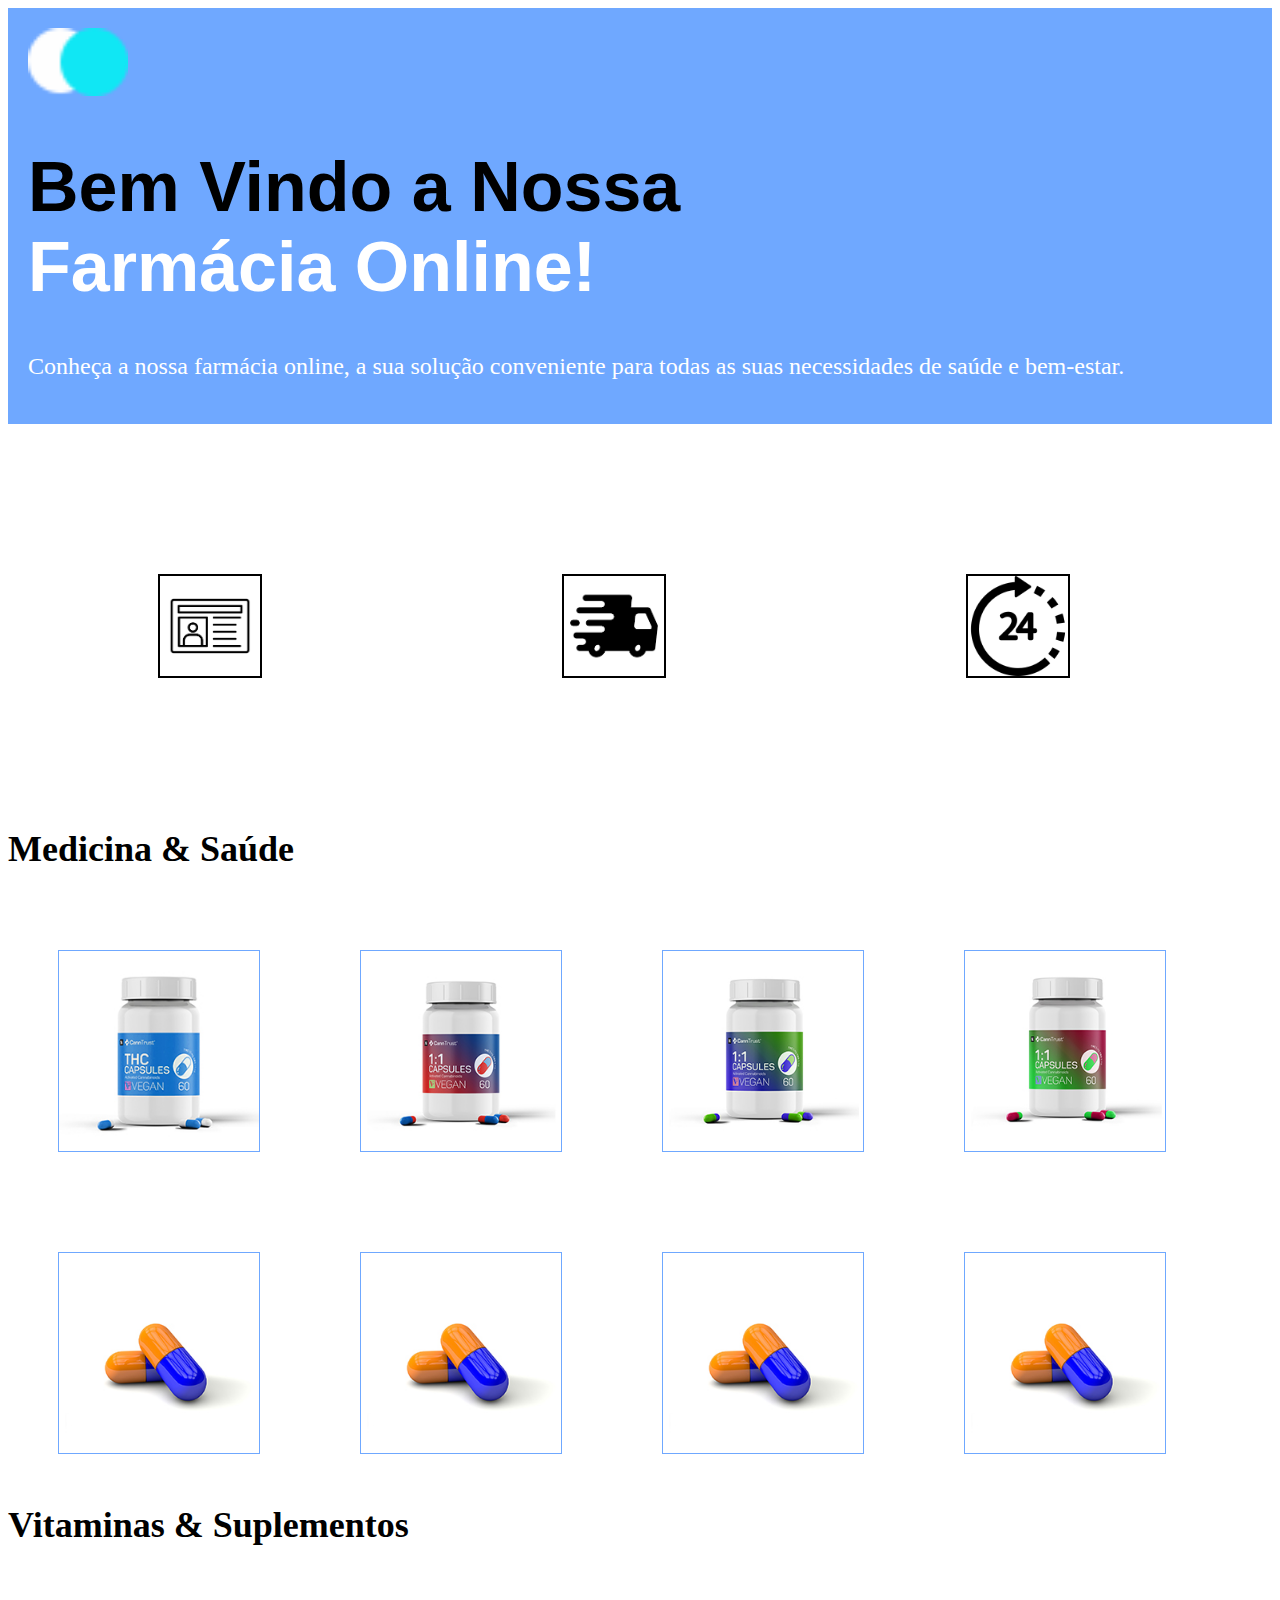
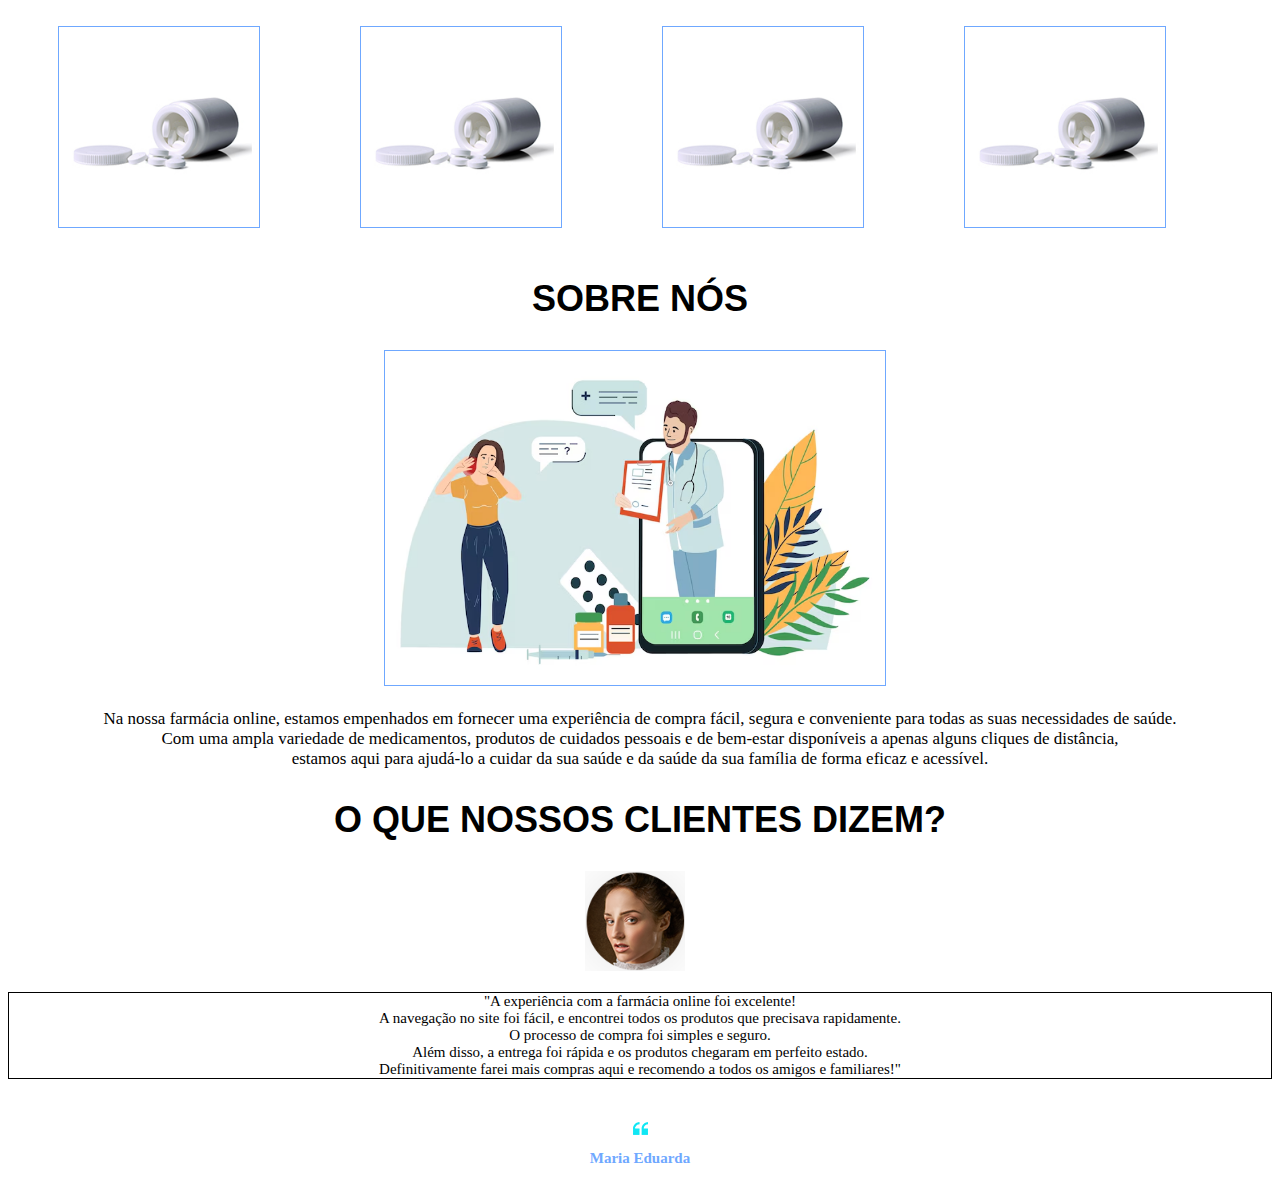
<file: Pacto/index.html>
<!DOCTYPE html>
<html lang="pt-BR">
<head>
    <meta charset="UTF-8">
    <title> E-commerce </title>
    <link rel="stylesheet" href="style.css/style.css">
</head>
<body>
    <div class="divisão_azul" class= "header">
        <img src="imagens/logo.png" alt="medicine">
       <h1>Bem Vindo a Nossa <br> <span class= "destaque">Farmácia Online!</span></h1>
       <p class="snow">Conheça a nossa farmácia online, a sua solução conveniente para todas as suas necessidades de saúde e bem-estar. </p>
    </div>
     <div class="image-container">
        <img src="imagens/license.png" alt="license">
        <img src="imagens/fastdelivery.png" alt="fast delivery">
        <img src="imagens/suporte.png" alt="suporte">

    </div>  
    <div class="left-text">
        <h2>Medicina & Saúde</h2>
    </div>
    <div class="image-medicine" >
        <img src="imagens/medicine1.jpg">
        <img src="imagens/medicine2.jpg">
        <img src="imagens/medicine3.jpg">
        <img src="imagens/medicine4.jpg">
        <img src="imagens/medicine5.jpg">
        <img src="imagens/medicine5.jpg">
        <img src="imagens/medicine5.jpg">
        <img src="imagens/medicine5.jpg">
    </div>
    <div class="left-text">
        <h2>Vitaminas & Suplementos</h2>
    </div>
    <div class="image-medicine">
        <img src="imagens/medicine6.jpg">
        <img src="imagens/medicine6.jpg">
        <img src="imagens/medicine6.jpg">
        <img src="imagens/medicine6.jpg">
    </div>
    <br>
    <div class="center">
        <h2>SOBRE NÓS</h2>
        <img class="pharmacy" src="imagens/pharmacy3.avif">
        <p class="font-size">Na nossa farmácia online, estamos empenhados em fornecer uma experiência de compra fácil, segura e conveniente para todas as suas necessidades de saúde. <br> Com uma ampla variedade de medicamentos, produtos de cuidados pessoais e de bem-estar disponíveis a apenas alguns cliques de distância, <br> estamos aqui para ajudá-lo a cuidar da sua saúde e da saúde da sua família de forma eficaz e acessível.</p>
        <h2> O QUE NOSSOS CLIENTES DIZEM?</h2>
        <img class="clients" src="imagens/client.png">
        <p class="border">"A experiência com a farmácia online foi excelente!  <br> A navegação no site foi fácil, e encontrei todos os produtos que precisava rapidamente.  <br> O processo de compra foi simples e seguro. <br> Além disso, a entrega foi rápida e os produtos chegaram em perfeito estado. <br> Definitivamente farei mais compras aqui e recomendo a todos os amigos e familiares!"</p>
        <br>
    </div>
    <div class="image-quote" style="text-align: center;">
        <img src="imagens/quote.png">
        <p class="quote">Maria Eduarda</p>
    </div>
</body>
</html>
</file>
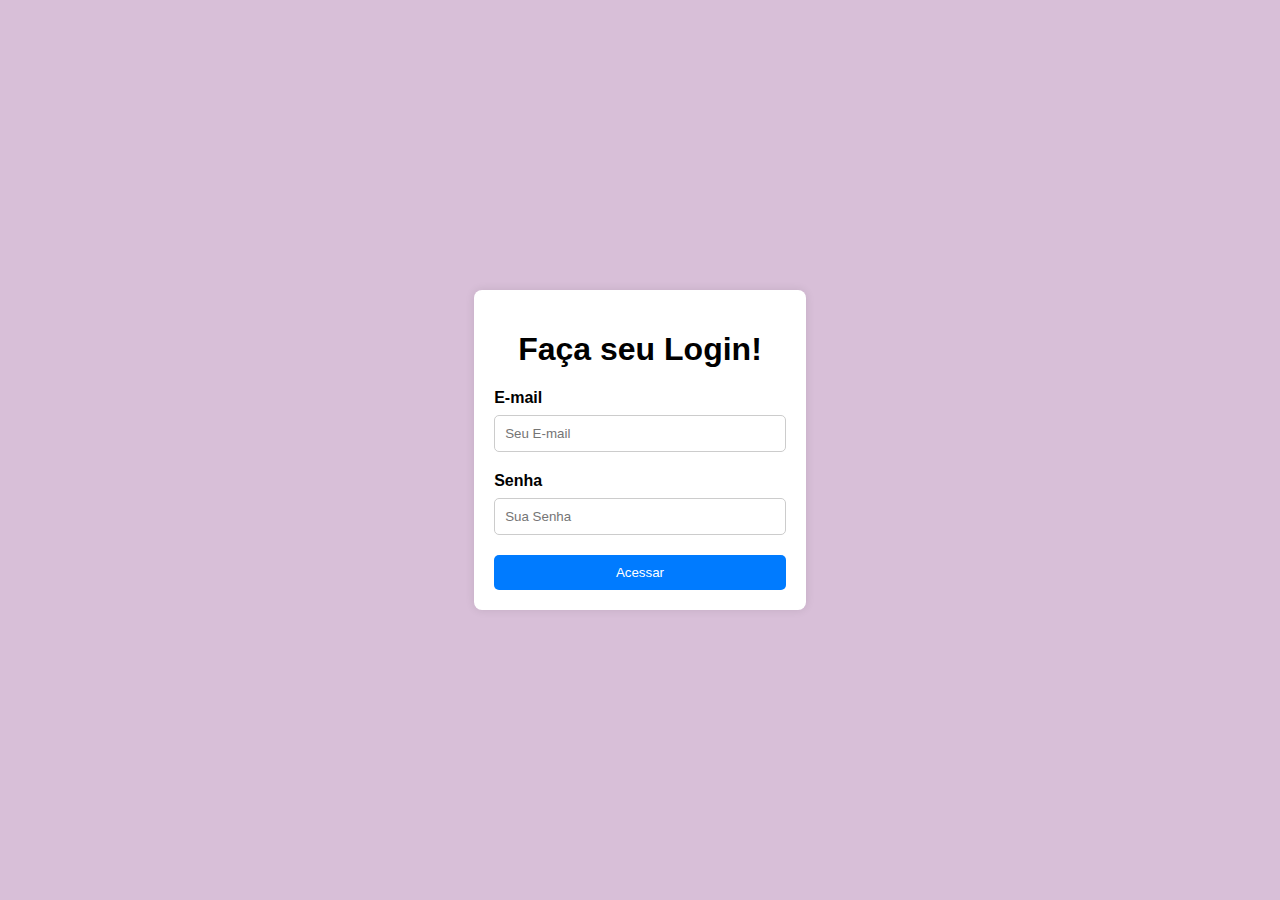
<file: login.html>
<!DOCTYPE html>
<html lang="en">
<head>
    <meta charset="UTF-8">
    <title>Forms</title>
    <style>
        body {
            background-color: #D8BFD8;
            font-family: Arial, sans-serif;
            margin: 0;
            padding: 0;
            display: flex;
            justify-content: center;
            align-items: center;
            height: 100vh;
        }

        .form-container {
            background-color: #fff;
            border-radius: 8px;
            padding: 20px;
            box-shadow: 0 0 10px rgba(0, 0, 0, 0.1);
        }

        h1 {
            text-align: center;
        }

        label {
            display: block;
            margin-bottom: 8px;
            font-weight: bold;
        }

        input[type="email"],
        input[type="password"] {
            width: 100%;
            padding: 10px;
            margin-bottom: 20px;
            border: 1px solid #ccc;
            border-radius: 5px;
            box-sizing: border-box;
        }

        button[type="submit"] {
            background-color: #007bff;
            color: #fff;
            border: none;
            border-radius: 5px;
            padding: 10px 20px;
            cursor: pointer;
            width: 100%;
        }

        button[type="submit"]:hover {
            background-color: #0056b3;
        }
    </style>
</head>
<body>
    <div class="form-container">
        <h1>Faça seu Login!</h1>
        <form autocomplete="on" action="exibicao.html" method="get">
            <label for="email">E-mail</label>
            <input type="email" id="email" name="email" placeholder="Seu E-mail" required>
            <label for="senha">Senha</label>
            <input type="password" id="senha" name="senha" placeholder="Sua Senha" required>
            <button type="submit">Acessar</button>
        </form>
    </div>
</body>
</html>
</file>
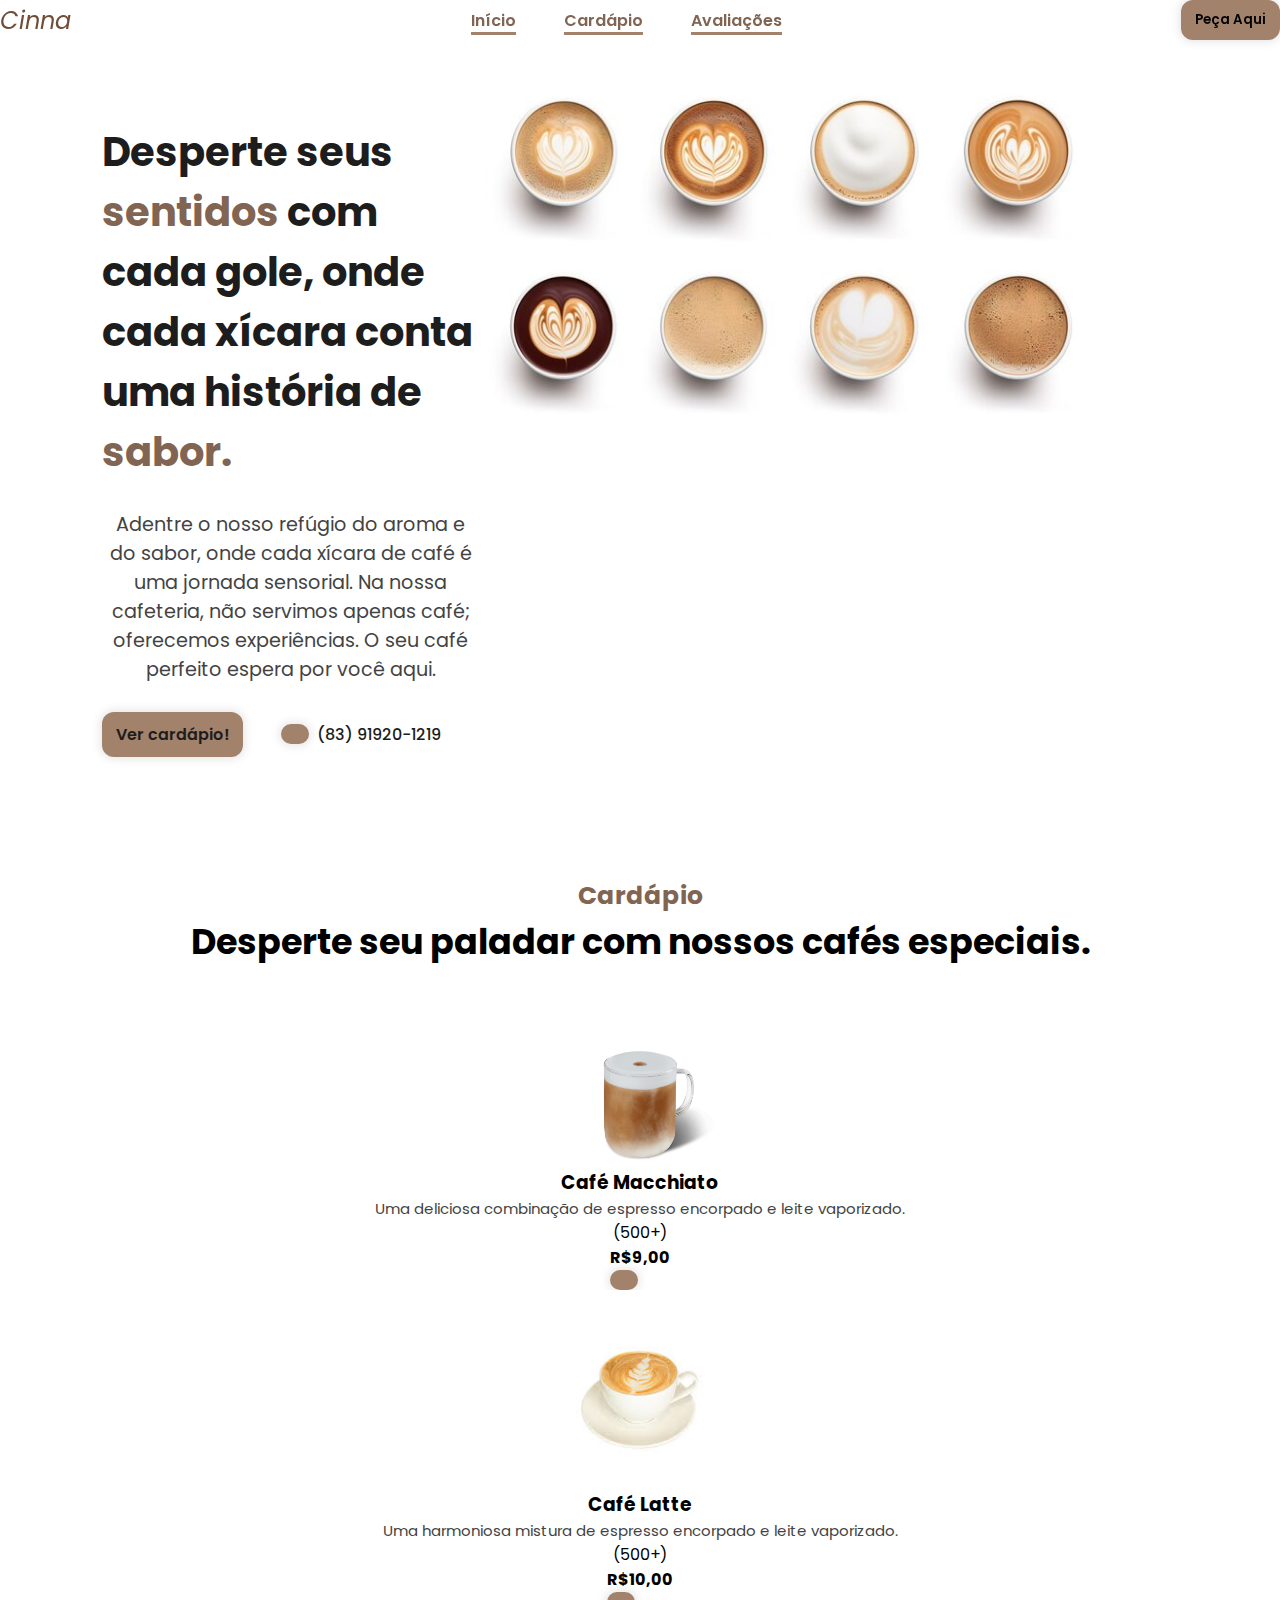
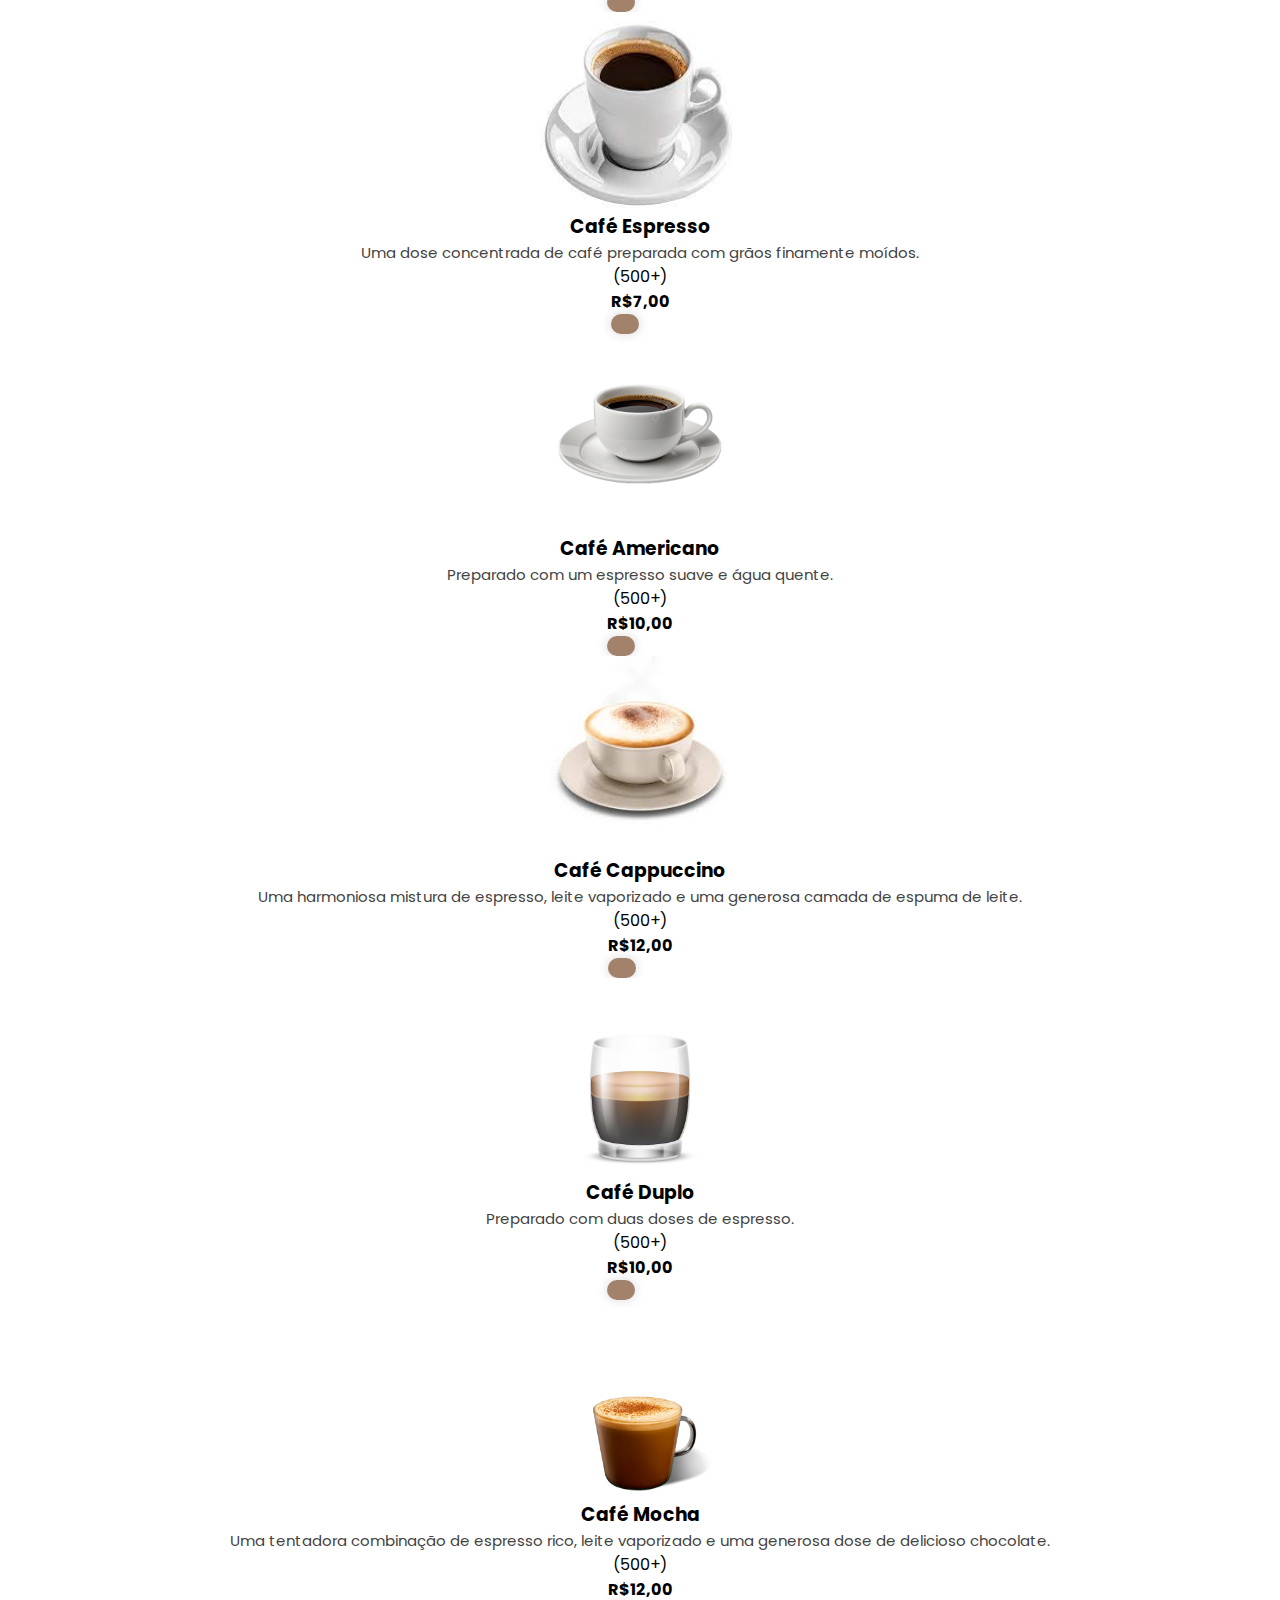
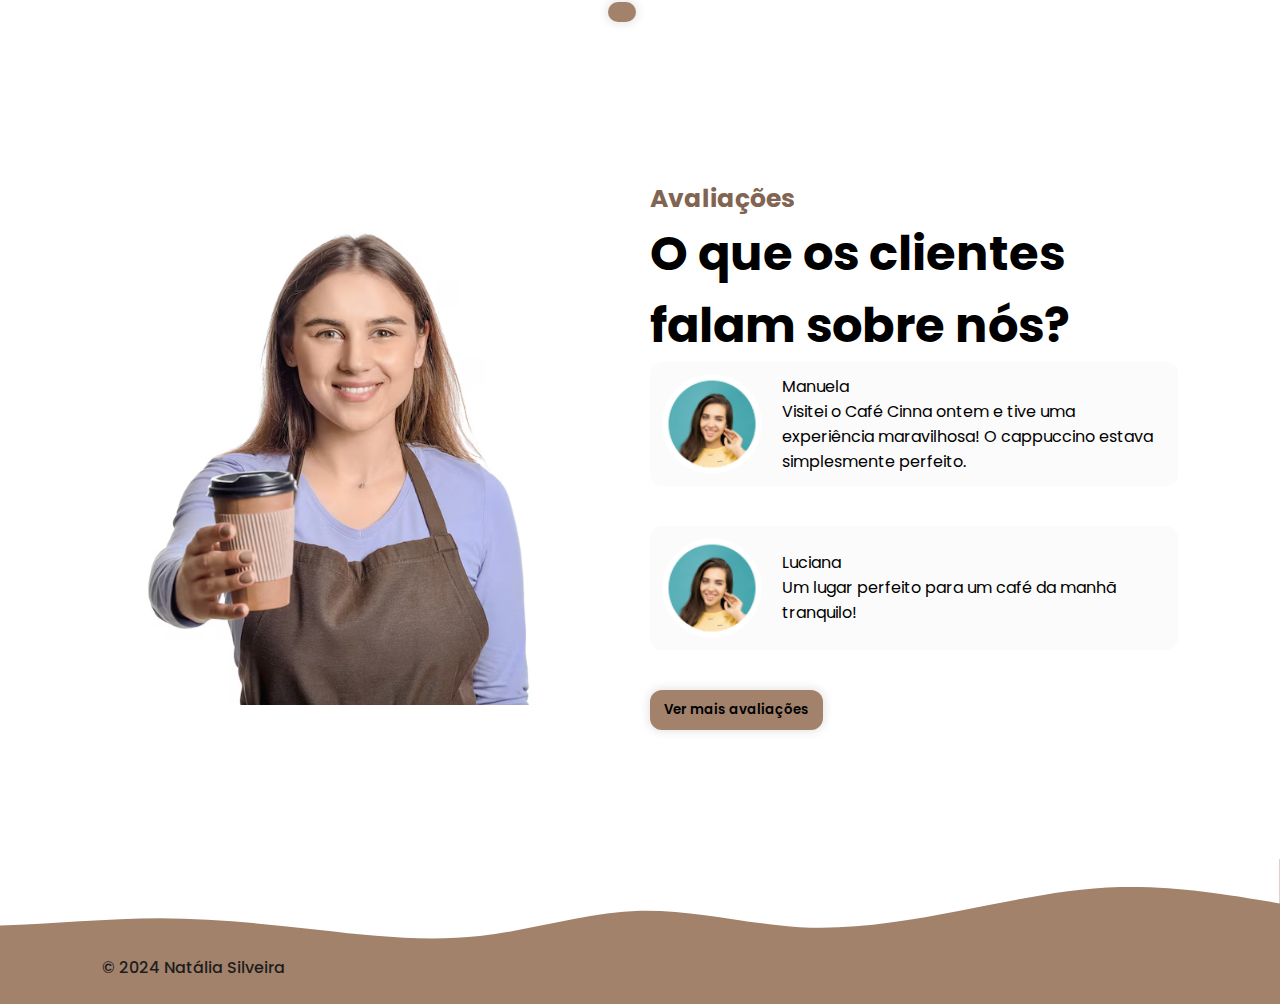
<file: src/cinna.html>
<!DOCTYPE html>
<html lang="pt-br">
<head>
    <meta charset="UTF-8">
    <meta name="viewport" content="width=device-width, initial-scale=1.0">
    <link rel="stylesheet" href="https://cdnjs.cloudflare.com/ajax/libs/font-awesome/6.5.2/css/all.min.css" integrity="sha512-SnH5WK+bZxgPHs44uWIX+LLJAJ9/2PkPKZ5QiAj6Ta86w+fsb2TkcmfRyVX3pBnMFcV7oQPJkl9QevSCWr3W6A==" crossorigin="anonymous" referrerpolicy="no-referrer" />
    <link rel="stylesheet" href="src/styles/style.css"/>


    <script src="https://cdnjs.cloudflare.com/ajax/libs/jquery/3.7.1/jquery.min.js" integrity="sha512-v2CJ7UaYy4JwqLDIrZUI/4hqeoQieOmAZNXBeQyjo21dadnwR+8ZaIJVT8EE2iyI61OV8e6M8PP2/4hpQINQ/g==" crossorigin="anonymous" referrerpolicy="no-referrer"></script>
    <title>Landing Page</title>
</head>
<main>
    <header>
        <nav id="navbar">
            <i class="fa-solid fa-mug-saucer" id="nav_logo">  Cinna</i>
            <ul id="nav_list">
                <li class="nav-item active">
                    <a href="#home">Início</a>
                </li>
                <li class="nav-item active">
                    <a href="#menu">Cardápio</a>
                </li>
                <li class="nav-item active">
                    <a href="#testimonials">Avaliações</a>
                </li>
            </ul>
            <button class="btn-default">
                Peça Aqui
            </button>
            <button id="mobile-btn">
                <i class="fa-solid fa-bars-staggered"></i>
            </button>
        </nav>
        <div id="mobile-menu">
            <ul id="mobile_nav_list">
                <li class="nav-item">
                    <a href="#home">Início</a>
                </li>
                <li class="nav-item">
                    <a href="#menu">Cardápio</a>
                </li>
                <li class="nav-item">
                    <a href="#testimonials">Avalições</a>
                </li>
            </ul>
            <button class="btn-default">
                Peça Aqui
            </button>
        </div>
    </header>

    <main id="content">
        <section id="home">
            <div class="shape">

            </div>
            
            <div id="cta">
                <h1 class="title">
                    Desperte seus <span>sentidos</span> com cada gole, onde cada xícara conta uma história de <span>sabor.</span>
                </h1>
                <p class="description">
                    Adentre o nosso refúgio do aroma e do sabor, onde cada xícara de café é uma jornada sensorial. 
                    Na nossa cafeteria, não servimos apenas café; oferecemos experiências.
                    O seu café perfeito espera por você aqui.
                </p>
            
                
                <div id="cta_buttons">
                    <a href="#" class="btn-default">
                        Ver cardápio!
                    </a>

                    <a href="tel:+55 83 91920-1219" id="phone_button">
                        <button class="btn-default">
                            <i class="fa-solid fa-phone"></i>
                            
                        </button>
                        (83) 91920-1219
                    </a>
                </div>

                <div class="social-media-buttons">
                    <a href="https://wa.me/5583996425002?text=Cinna+Coffee%21">
                        <i class="fa-brands fa-whatsapp"></i>

                    </a>
                    <a href="https://www.instagram.com/nrdcls/">
                        <i class="fa-brands fa-instagram"></i>
                    </a>
                </div>
                
            </div>
            <div id="banner">
                <img src="img cinna/coffee shop 10.jpg">
            </div>
            
        </section>
        <section id="menu">
            <h2 class="section-title">Cardápio</h2>
            <h4 class="section-subtitle">Desperte seu paladar com nossos cafés especiais.</h4>
            
            <div id="dishes">
                <div id="dish">
                    
                    <img class= "dish-images" src="img cinna/MACCHIATTOALLATTE.avif">
                    <h3 class="dish-title">Café Macchiato</h3>
                    
                    <div id="description">
                        <span class="description">Uma deliciosa combinação de espresso encorpado e leite vaporizado.</span>
                    </div>
                    <div id="center">
                        <div class="dish-rate">
                            <i class="fa-solid fa-star"></i>
                            <i class="fa-solid fa-star"></i>
                            <i class="fa-solid fa-star"></i>
                            <i class="fa-solid fa-star"></i>
                            <i class="fa-solid fa-star"></i>
                            <span>(500+)</span>
                        </div>
                        <div id="dish-price">
                            <h4>R$9,00</h4>
                            <button id="btn-default">
                                <i class="fa-solid fa-basket-shopping"></i>
                            </button>
                        </div>
                    </div>
                    <img class= "dish-images" src="img cinna/latte coffee.jpg">
                    <h3 class="dish-title">Café Latte</h3>
                    <div class="description">
                        <span class="description">Uma harmoniosa mistura de espresso encorpado e leite vaporizado.</span>
                    </div>
                    <div id="center">
                        <div class="dish-rate">
                            <i class="fa-solid fa-star"></i>
                            <i class="fa-solid fa-star"></i>
                            <i class="fa-solid fa-star"></i>
                            <i class="fa-solid fa-star"></i>
                            <i class="fa-solid fa-star"></i>
                            <span>(500+)</span>
                        </div>
                        <div id="dish-price">
                            <h4>R$10,00</h4>
                            <button id="btn-default">
                                <i class="fa-solid fa-basket-shopping"></i>
                            </button>
                        </div>
                    </div>
                    <img class= "dish-images" src="img cinna/espresso coffee.jpg">
                    <h3 class="dish-title">Café Espresso</h3>
                    <div class="description">
                        <span class="description">Uma dose concentrada de café preparada com grãos finamente moídos.</span>
                    </div>
                    <div id="center">
                        <div class="dish-rate">
                            <i class="fa-solid fa-star"></i>
                            <i class="fa-solid fa-star"></i>
                            <i class="fa-solid fa-star"></i>
                            <i class="fa-solid fa-star"></i>
                            <i class="fa-solid fa-star"></i>
                            <span>(500+)</span>
                        </div>
                        <div id="dish-price">
                            <h4>R$7,00</h4>
                            <button id="btn-default">
                                <i class="fa-solid fa-basket-shopping"></i>
                            </button>
                        </div>
                    </div>
                    <img class= "dish-images" src="img cinna/americano coffee.png">
                    <h3 class="dish-title">Café Americano</h3>
                    <div class="description">
                        <span class="description">Preparado com um espresso suave e água quente.</span>
                    </div>
                    <div id="center">
                        <div class="dish-rate">
                            <i class="fa-solid fa-star"></i>
                            <i class="fa-solid fa-star"></i>
                            <i class="fa-solid fa-star"></i>
                            <i class="fa-solid fa-star"></i>
                            <i class="fa-solid fa-star"></i>
                            <span>(500+)</span>
                        </div>
                        <div id="dish-price">
                            <h4>R$10,00</h4>
                            <button id="btn-default">
                                <i class="fa-solid fa-basket-shopping"></i>
                            </button>
                        </div>
                    </div>

                    <img  class= "dish-images" src="img cinna/cappuccino coffee.jpg">
                    <h3 class="dish-title">Café Cappuccino</h3>
                    <div class="description">
                    <span class="description">Uma harmoniosa mistura de espresso, leite vaporizado e uma generosa camada de espuma de leite.</span>
                    </div>
                    <div id="center">
                        <div class="dish-rate">
                            <i class="fa-solid fa-star"></i>
                            <i class="fa-solid fa-star"></i>
                            <i class="fa-solid fa-star"></i>
                            <i class="fa-solid fa-star"></i>
                            <i class="fa-solid fa-star"></i>
                            <span>(500+)</span>
                        </div>
                        <div id="dish-price">
                            <h4>R$12,00</h4>
                            <button id="btn-default">
                                <i class="fa-solid fa-basket-shopping"></i>
                            </button>
                        </div>
                    </div>

                    <img class= "dish-images" src="img cinna/duplo coffee.avif">
                    <h3 class="dish-title">Café Duplo</h3>
                    <div id="description">
                        <span class="description">Preparado com duas doses de espresso.</span>
                    </div>
                    <div id="center">
                        <div class="dish-rate">
                            <i class="fa-solid fa-star"></i>
                            <i class="fa-solid fa-star"></i>
                            <i class="fa-solid fa-star"></i>
                            <i class="fa-solid fa-star"></i>
                            <i class="fa-solid fa-star"></i>
                            <span>(500+)</span>
                        </div>
                        <div id="dish-price">
                            <h4>R$10,00</h4>
                            <button id="btn-default">
                                <i class="fa-solid fa-basket-shopping"></i>
                            </button>
                        </div>
                    </div>

                    <img  class= "dish-images"src="img cinna/mocha coffee.webp">
                    <h3 class="dish-title">Café Mocha</h3>
                    <div id="description">
                        <span class="description">Uma tentadora combinação de espresso rico, leite vaporizado e uma generosa dose de delicioso chocolate. </span>
                    </div>
                    <div id="center">
                        <div class="dish-rate">
                            <i class="fa-solid fa-star"></i>
                            <i class="fa-solid fa-star"></i>
                            <i class="fa-solid fa-star"></i>
                            <i class="fa-solid fa-star"></i>
                            <i class="fa-solid fa-star"></i>
                            <span>(500+)</span>
                        </div>
                        <div id="dish-price">
                            <h4>R$12,00</h4>
                            <button id="btn-default">
                            <i class="fa-solid fa-basket-shopping"></i>
                            </button>
                        </div>
                    </div>

                </div>
            </div>
        </section>
    
        <section id="testimonials">
            <img src="img cinna/barista 13.avif" id="testimonial-chef">

            <div id="testimonials-content">
                <h2 class="section-title">
                    Avaliações
                </h2>
                <h3 class="section-subtitle">
                    O que os clientes falam sobre nós?
                </h3>
                
                <div id="feedbacks">
                    <div class="feedback">
                        <img src="img cinna/avatar.png" class="feedback-avatar">
                    
                        <div class="feedback-content">
                            <p>
                                Manuela
                                <span>
                                    <i class="fa-solid fa-star"></i>
                                    <i class="fa-solid fa-star"></i>
                                    <i class="fa-solid fa-star"></i>
                                    <i class="fa-solid fa-star"></i>
                                    <i class="fa-solid fa-star"></i>
                                </span>
                            </p>
                            <p>
                                Visitei o Café Cinna ontem e tive uma experiência maravilhosa! 
                                O cappuccino estava simplesmente perfeito.
                                
                            </p>
                        </div>
                           
                    </div>
                </div>   
                    <div id="feedbacks">
                         <div class="feedback">
                             <img src="img cinna/avatar.png" class="feedback-avatar">
                    
                             <div class="feedback-content">
                                <p>
                                    Luciana
                                    <span>
                                        <i class="fa-solid fa-star"></i>
                                        <i class="fa-solid fa-star"></i>
                                        <i class="fa-solid fa-star"></i>
                                        <i class="fa-solid fa-star"></i>
                                        <i class="fa-solid fa-star"></i>
                                    </span>
                                </p>
                                <p>
                                    Um lugar perfeito para um café da manhã tranquilo!
                                </p>
                             </div>
                        </div>
                    </div>
                    
                    <button class="btn-default">
                        Ver mais avaliações
                    </button>
               </div>
                
           
           
        </section>
    </main>
     
    <footer>
        <img src="img cinna/wave.svg">

        <div id="footer-items">
            <span id="copyright">
                &copy 2024 Natália Silveira
            </span>

            <div class="social-media-buttons">
                <a href="https://wa.me/5583996425002?text=Cinna+Coffee%21">
                    <i class="fa-brands fa-whatsapp"></i>

                </a>
                <a href="https://www.instagram.com/nrdcls/">
                    <i class="fa-brands fa-instagram"></i>
                </a>
            </div>

        </div>
    </footer>
 
    <script src="src/javascript/script.js"></script>
</body>
</html>
</file>
<file: Pacto/style.css/style.css>
.divisão_azul{
    background-color: #6FA8FF;
    padding: 20px
}
.snow {
    color: white;
}
 body {
        font-family: "Poppins", sans-serif;
        color: #000000;
        background-color: #ffffff;
      }
      .layout_padding {
        padding: 100px 0;
      }
      
      .layout_padding2 {
        padding: 55px 0;
      }
      
      .layout_padding2-top {
        padding-top: 55px;
      }
      
      .layout_padding2-bottom {
        padding-bottom: 55px;
      }
      
      .layout_padding-top {
        padding-top: 100px;
      }
      
      .layout_padding-bottom {
        padding-bottom: 100px;
      }     
.destaque{
    color: #ffffff;
}
p{
    font-family: Cambria, Cochin, Georgia, Times, 'Times New Roman', serif;
}
h1{
  font-size: 70px;
}
p{
    font-size: 24px;
}
.header{
    display: flex;
    align-items: center; /* Alinha verticalmente */
}

img {
    width: 100px; /* Ajuste conforme necessário */
    height: auto; /* Manter proporção */
    margin-right: 10px; /* Espaçamento entre a imagem e o h1 */
}
img{
    width: 100px
    height: auto
    margin-right: 10px
}
.image-container img{
      float: left;
      margin: 150px;
      border: 2px solid black;
}
.divisão_preta{
    background-color: #000000;
    padding: 20px;
}
.blue{
    color: #6FA8FF;
}
.center-text{
    text-align: center;
    font-family: "Poppins", sans-serif;
}
.left-text{
    text-align: left;
    font-family:  "Goudy Old Style";
    font-size: 24px;
;
}
.image-medicine img{
    float: left;
      margin: 50px;
      border: 1px solid #6FA8FF;
      width: 200px;
}
.star img{
    float: left;
      margin: 50px;
}
.center{
    text-align: center;
    font-family: "Poppins", sans-serif;
    font-size: 24px;
}
.pharmacy{
    float: center;
    width: 500px;
    border: #6FA8FF 1px solid;
}
.left-paragraphy{
    text-align: center;
    font-size: 15px;
    font-family: Cambria, Cochin, Georgia, Times, 'Times New Roman', serif;
}
.font-size{
    font-size: 17px;
    font-family: Cambria, Cochin, Georgia, Times, 'Times New Roman', serif;
}
.left-img img{
    float: left;
    width: 50px;
}
.clients img{
    float: center;
    width: 50px;
}


.border{
    border: #000000 1px solid;
    font-family: Cambria, Cochin, Georgia, Times, 'Times New Roman', serif;
    font-size: 15px;
    
}
.image-quote img {
    display: block; /* Para garantir que a margem automática funcione corretamente */
    margin: 0 auto; /* Centralizar horizontalmente */
    width: 15px;
}
.quote{
    font-family: Cambria, Cochin, Georgia, Times, 'Times New Roman', serif;
    font-size: 15px;
    color: #6FA8FF;
    font-weight: bold;
}
</file>
<file: src/src/styles/style.css>
@import url('https://fonts.googleapis.com/css2?family=Poppins:ital,wght@0,100;0,200;0,300;0,400;0,500;0,600;0,700;0,800;0,900;1,100;1,200;1,300;1,400;1,500;1,600;1,700;1,800;1,900&display=swap');
@import url('header.css');
@import url('home.css');
@import url('menu.css');
@import url('testimonials.css');
@import url('footer.css');
* {
    font-family: 'Poppins', sans-serif;
    margin: 0;
    padding: 0;
    box-sizing: border-box;
}
body {
    background-color: #fff
    ;
}
section {
    padding: 28px 8%;
}
.btn-default{
    border: none;
    display: flex;
    align-items: center;
    justify-content: center;
    background-color: #a3826c;
    border-radius: 12px;
    padding: 10px 14px;
    font-weight: 600;
    box-shadow: 0px 0px 10px 2px rgba(0, 0, 0, 0.1);
    cursor: pointer;
    transition: backgroud-color .3s ease;
}
.btn-default:hover{
    background-color:#AC8E7A ;
}
.social-media-buttons {
    display: flex;
    gap: 18px;

}
.social-media-buttons a {
    display: flex;
    align-items: center;
    justify-content: center;
    width: 45px;
    height: 40x;
    background-color: #ffff;
    font-size: 1.5rem;
    border-radius: 10px;
    text-decoration: none;
    color: #1d1d1d;
    box-shadow: 0x 0px 12px 4px rgba(0, 0, 0, 0.1);
    transition: box-shadow .3s ease;
}
.social-media-buttons a:hover {
    box-shadow: 0x 0px 12px 8px rgba(0, 0, 0, 0.1);
}
.section-title {
    color: #816451;
    font-size: 1.563rem;
}
.section-subtitle{
    font-size: 2.1875rem;
}
</file>
